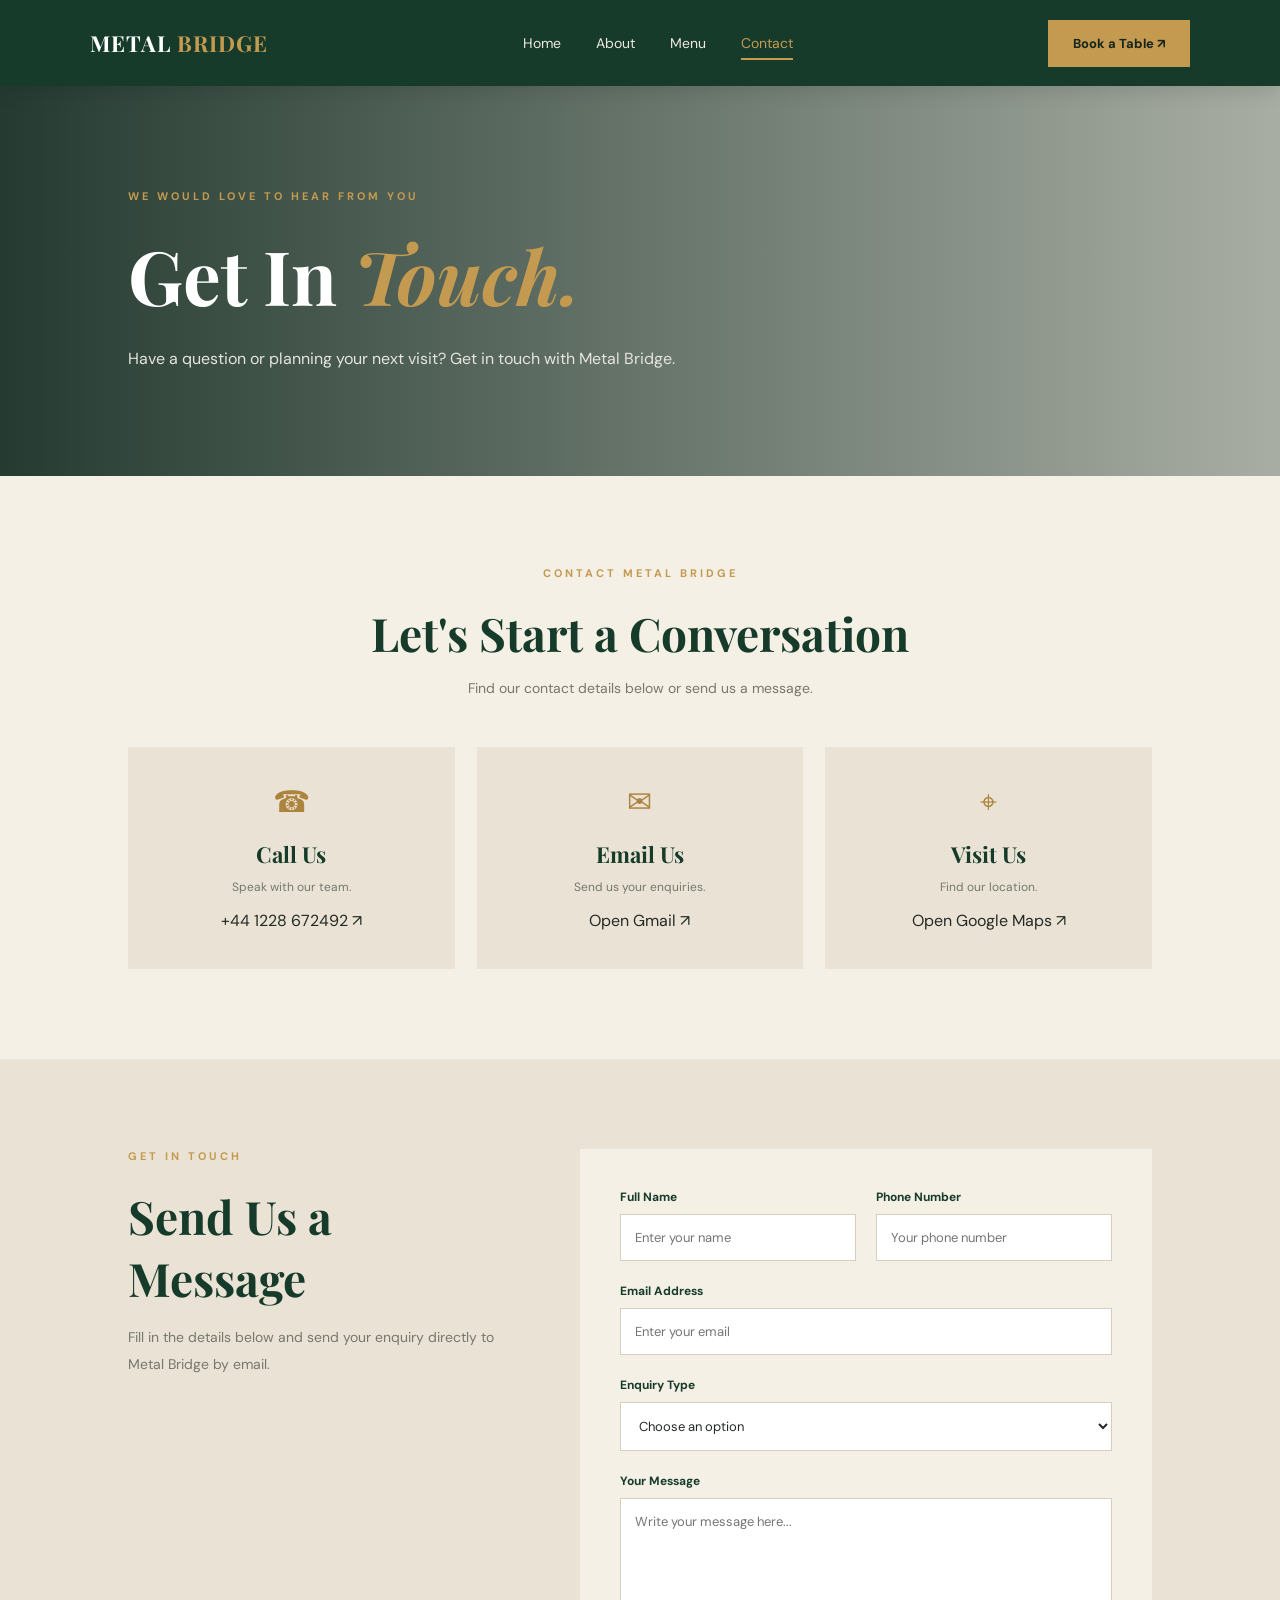
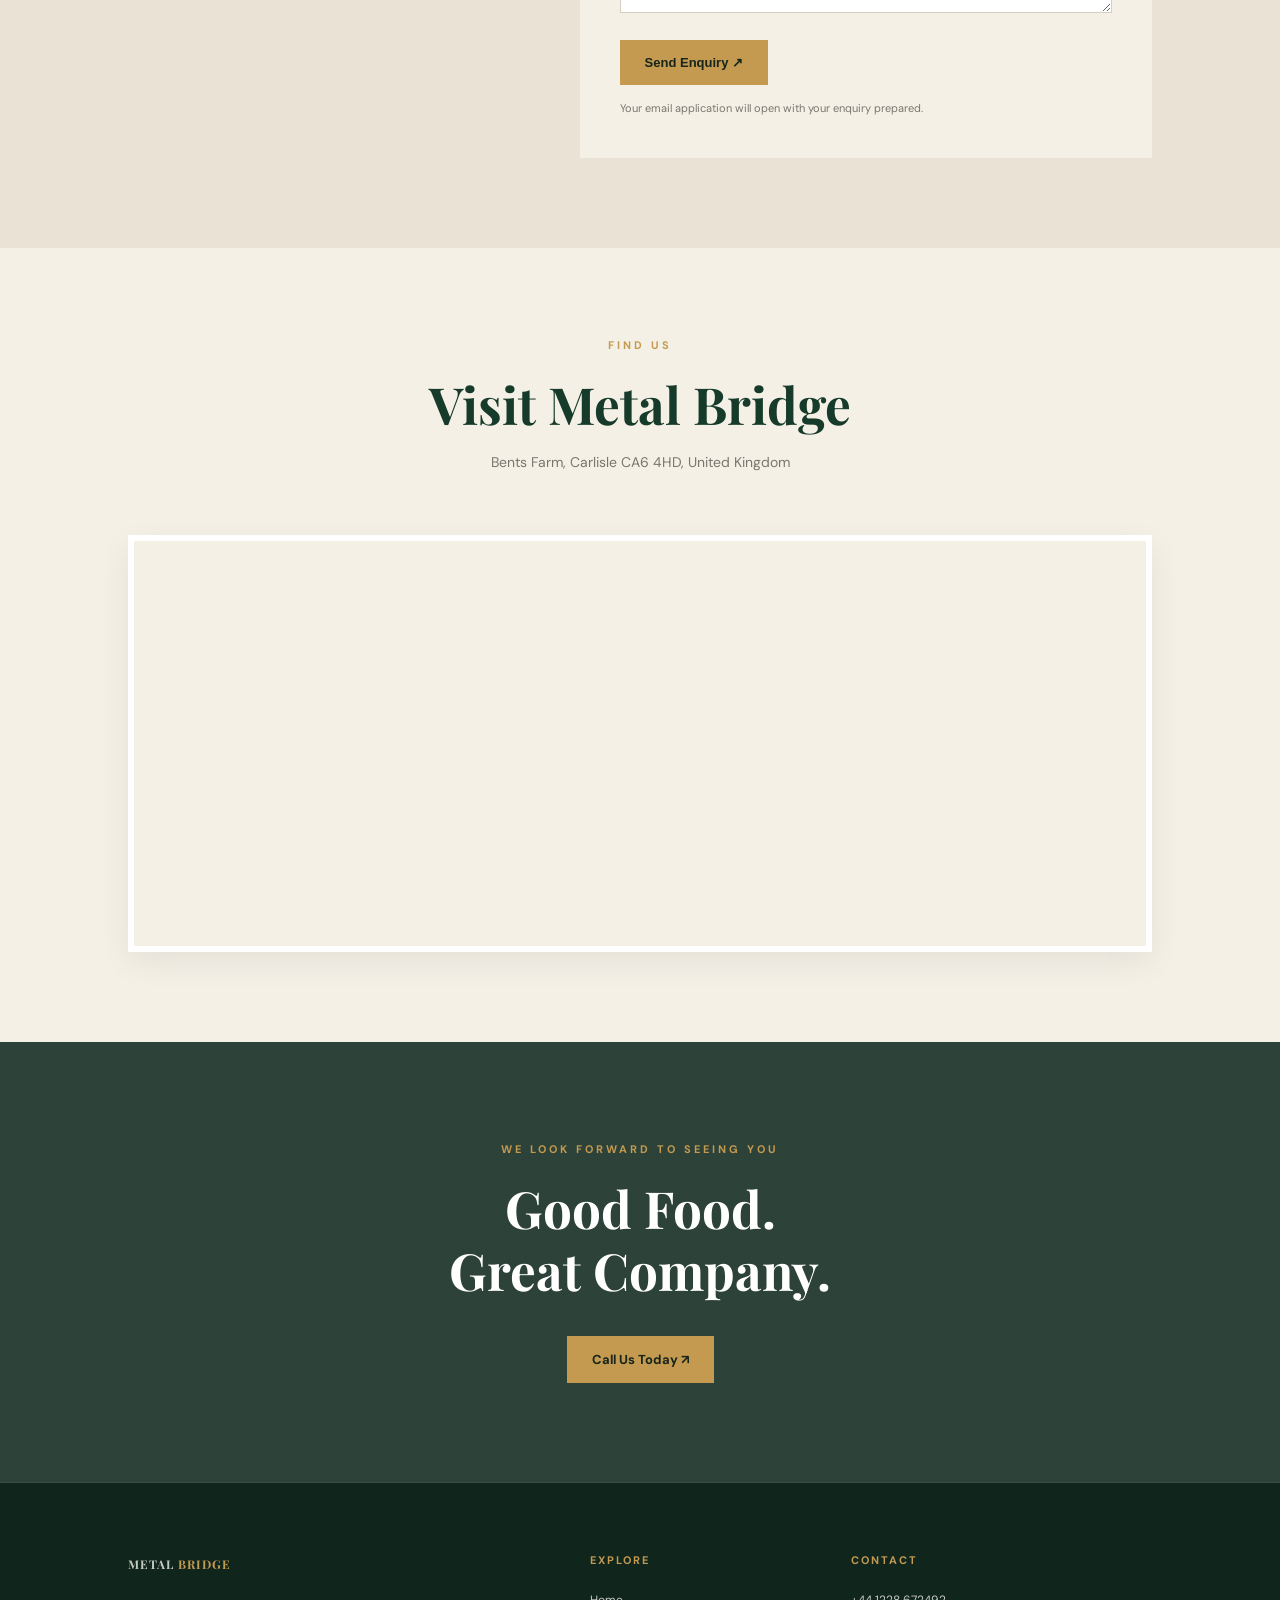
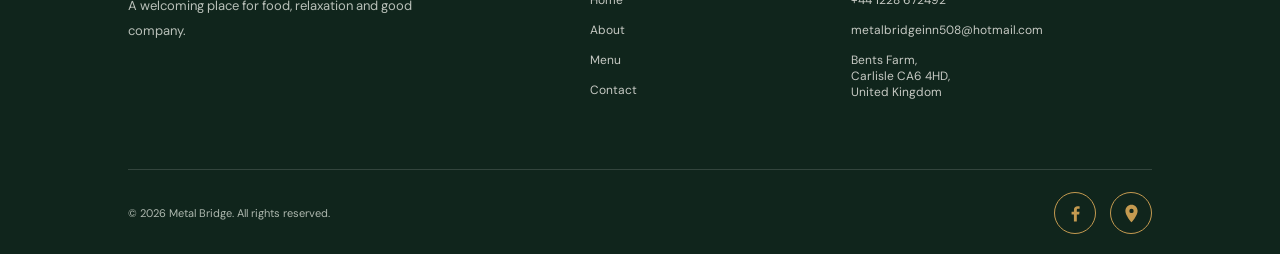
<file: contact.html>
<!DOCTYPE html>
<html lang="en">
<head>
    <meta charset="UTF-8">
    <meta name="viewport" content="width=device-width, initial-scale=1.0">

    <title>Contact Us | Metal Bridge</title>

    <link rel="stylesheet" href="style.css">

    <link rel="preconnect" href="https://fonts.googleapis.com">
    <link rel="preconnect" href="https://fonts.gstatic.com" crossorigin>

    <link href="https://fonts.googleapis.com/css2?family=DM+Sans:wght@400;500;600;700&family=Playfair+Display:wght@500;600;700&display=swap" rel="stylesheet">
</head>

<body>

<!-- NAVBAR -->

<header class="navbar">

    <a href="index.html" class="logo">
        METAL <span>BRIDGE</span>
    </a>

    <nav class="nav-links">
        <a href="index.html">Home</a>
        <a href="about.html">About</a>
        <a href="menu.html">Menu</a>
        <a href="contact.html" class="active">Contact</a>
    </nav>

    <a href="contact.html" class="nav-btn">Book a Table ↗</a>

    <button class="menu-toggle" aria-label="Open navigation">☰</button>

</header>

<main>

<!-- CONTACT HERO -->

<section class="contact-hero">
    <div>
        <p class="eyebrow">WE WOULD LOVE TO HEAR FROM YOU</p>

        <h1>Get In <span>Touch.</span></h1>

        <p>
            Have a question or planning your next visit?
            Get in touch with Metal Bridge.
        </p>
    </div>
</section>

<!-- CONTACT INFORMATION -->

<section class="contact-section">

    <div class="contact-heading">
        <p class="eyebrow">CONTACT METAL BRIDGE</p>

        <h2>Let's Start a Conversation</h2>

        <p>
            Find our contact details below or send us a message.
        </p>
    </div>


<div class="contact-grid">

    <!-- CALL US -->
    <a href="tel:+441228672492" class="contact-card">

        <div class="contact-icon">☎</div>

        <h3>Call Us</h3>

        <p>Speak with our team.</p>

        <span>+44 1228 672492 ↗</span>

    </a>

    <!-- EMAIL US -->
    <a href="https://mail.google.com/mail/?view=cm&fs=1&to=metalbridgeinn508@hotmail.com"
       target="_blank"
       rel="noopener noreferrer"
       class="contact-card">

        <div class="contact-icon">✉</div>

        <h3>Email Us</h3>

        <p>Send us your enquiries.</p>

        <span>Open Gmail ↗</span>

    </a>

    <!-- VISIT US -->
    <a href="https://www.google.com/maps/place/Metal+Bridge+Inn/@54.9738688,-12.7650005,6z/data=!4m15!1m3!2m2!1sRestaurants!6e5!3m10!1s0x487d1656745e2289:0xf85a3cd30e3adee7!5m2!4m1!1i2!8m2!3d54.9738688!4d-3.0091411!10e9!15sCgtSZXN0YXVyYW50c1oNIgtyZXN0YXVyYW50c5IBCnJlc3RhdXJhbnSaASRDaGREU1VoTk1HOW5TMFZKUTBGblNVTmlkMk5JWXpoUlJSQULgAQD6AQQIABBC!16s%2Fg%2F11bwyll49v"
       target="_blank"
       rel="noopener noreferrer"
       class="contact-card">

        <div class="contact-icon">⌖</div>

        <h3>Visit Us</h3>

        <p>Find our location.</p>

        <span>Open Google Maps ↗</span>

    </a>

</div>




    

            <a href="https://www.google.com/maps/place/Metal+Bridge+Inn/@54.9738688,-12.7650005,6z/data=!4m15!1m3!2m2!1sRestaurants!6e5!3m10!1s0x487d1656745e2289:0xf85a3cd30e3adee7!5m2!4m1!1i2!8m2!3d54.9738688!4d-3.0091411!10e9!15sCgtSZXN0YXVyYW50c1oNIgtyZXN0YXVyYW50c5IBCnJlc3RhdXJhbnSaASRDaGREU1VoTk1HOW5TMFZKUTBGblNVTmlkMk5JWXpoUlJSQULgAQD6AQQIABBC!16s%2Fg%2F11bwyll49v?entry=ttu&g_ep=EgoyMDI2MTEwMy4wIKXMDSoASAFQAw%3D%3D"
               target="_blank" rel="noopener noreferrer">
               
            </a>
        </div>

    </div>

</section>

<!-- CONTACT FORM -->

<section class="booking-section">

    <div class="booking-content">
        <p class="eyebrow">GET IN TOUCH</p>

        <h2>Send Us a Message</h2>

        <p>
            Fill in the details below and send your enquiry
            directly to Metal Bridge by email.
        </p>
    </div>

    <form class="booking-form" id="contactForm">

        <div class="form-row">

            <div class="form-group">
                <label for="name">Full Name</label>
                <input type="text" id="name"
                    placeholder="Enter your name" required>
            </div>

            <div class="form-group">
                <label for="phone">Phone Number</label>
                <input type="tel" id="phone"
                    placeholder="Your phone number" required>
            </div>

        </div>

        <div class="form-group">
            <label for="email">Email Address</label>
            <input type="email" id="email"
                placeholder="Enter your email" required>
        </div>

        <div class="form-group">
            <label for="subject">Enquiry Type</label>

            <select id="subject" required>
                <option value="">Choose an option</option>
                <option>Table Reservation</option>
                <option>Food & Menu Enquiry</option>
                <option>General Enquiry</option>
                <option>Other</option>
            </select>
        </div>

        <div class="form-group">
            <label for="message">Your Message</label>

            <textarea id="message" rows="5"
                placeholder="Write your message here..."
                required></textarea>
        </div>

        <button type="submit" class="primary-btn form-button">
            Send Enquiry ↗
        </button>

        <p class="form-note">
            Your email application will open with your enquiry prepared.
        </p>

    </form>

</section>

<!-- LOCATION -->

<section class="location-section">

    <div class="section-heading">
        <p class="eyebrow">FIND US</p>

        <h2>Visit Metal Bridge</h2>

        <p>Bents Farm, Carlisle CA6 4HD, United Kingdom</p>
    </div>

    <div class="map-container">
        <iframe
            src="https://www.google.com/maps?q=Bents%20Farm%2C%20Carlisle%20CA6%204HD%2C%20United%20Kingdom&output=embed"
            width="100%"
            height="400"
            style="border:0;"
            loading="lazy"
            referrerpolicy="no-referrer-when-downgrade"
            title="Metal Bridge location">
        </iframe>
    </div>

</section>

<!-- CTA -->

<section class="cta-section">

    <p class="eyebrow">WE LOOK FORWARD TO SEEING YOU</p>

    <h2>Good Food.<br>Great Company.</h2>

    <a href="tel:+441228672492" class="primary-btn">
        Call Us Today ↗
    </a>

</section>

</main>

<!-- FOOTER -->

<footer class="footer">

    <div class="footer-main">

        <div class="footer-brand">

            <a href="index.html" class="logo">
                METAL <span>BRIDGE</span>
            </a>

            <p>
                A welcoming place for food, relaxation
                and good company.
            </p>

        </div>

        <div>
            <h4>EXPLORE</h4>

            <a href="index.html">Home</a>
            <a href="about.html">About</a>
            <a href="menu.html">Menu</a>
            <a href="contact.html">Contact</a>
        </div>

        <div>
            <h4>CONTACT</h4>

            <a href="tel:+441228672492">
                +44 1228 672492
            </a>

            <a href="mailto:metalbridgeinn508@hotmail.com">
                metalbridgeinn508@hotmail.com
            </a>

            <p>
                Bents Farm,<br>
                Carlisle CA6 4HD,<br>
                United Kingdom
            </p>
        </div>

    </div>

    <div class="footer-bottom">

        <p>
            © 2026 Metal Bridge. All rights reserved.
        </p>

        <div class="footer-socials">

            <a href="https://www.facebook.com/metalbridgeinn"
               target="_blank"
               rel="noopener noreferrer"
               aria-label="Facebook">

                <svg viewBox="0 0 24 24">
                    <path d="M13.5 21v-8h2.7l.4-3h-3.1V8.1c0-.9.3-1.5 1.6-1.5h1.6V3.9c-.3 0-1.3-.1-2.4-.1-2.4 0-4.1 1.5-4.1 4.2V10H7.5v3h2.7v8h3.3z"/>
                </svg>

            </a>

            <a href="https://www.google.com/maps/place/Metal+Bridge+Inn/@54.9738688,-12.7650005,6z/data=!4m15!1m3!2m2!1sRestaurants!6e5!3m10!1s0x487d1656745e2289:0xf85a3cd30e3adee7!5m2!4m1!1i2!8m2!3d54.9738688!4d-3.0091411!10e9!15sCgtSZXN0YXVyYW50c1oNIgtyZXN0YXVyYW50c5IBCnJlc3RhdXJhbnSaASRDaGREU1VoTk1HOW5TMFZKUTBGblNVTmlkMk5JWXpoUlJSQULgAQD6AQQIABBC!16s%2Fg%2F11bwyll49v?entry=ttu&g_ep=EgoyMDI2MTEwMy4wIKXMDSoASAFQAw%3D%3D"
               target="_blank"
               rel="noopener noreferrer"
               aria-label="Google Maps">

                <svg viewBox="0 0 24 24">
                    <path d="M12 2C8.1 2 5 5.1 5 9c0 5.2 7 13 7 13s7-7.8 7-13c0-3.9-3.1-7-7-7zm0 9.5A2.5 2.5 0 1 1 12 6.5a2.5 2.5 0 0 1 0 5z"/>
                </svg>

            </a>

        </div>

    </div>

</footer>

<script src="script.js"></script>

<script>
const contactForm = document.getElementById("contactForm");

if (contactForm) {
    contactForm.addEventListener("submit", function(event) {

        event.preventDefault();

        const name = document.getElementById("name").value;
        const phone = document.getElementById("phone").value;
        const email = document.getElementById("email").value;
        const subject = document.getElementById("subject").value;
        const message = document.getElementById("message").value;

        const body =
            "Name: " + name + "\n" +
            "Phone: " + phone + "\n" +
            "Email: " + email + "\n" +
            "Enquiry: " + subject + "\n\n" +
            "Message: " + message;

        const mailto =
            "mailto:metalbridgeinn508@hotmail.com" +
            "?subject=" + encodeURIComponent("Website Enquiry - " + subject) +
            "&body=" + encodeURIComponent(body);

        window.location.href = mailto;

    });
}
</script>

</body>
</html>
</file>
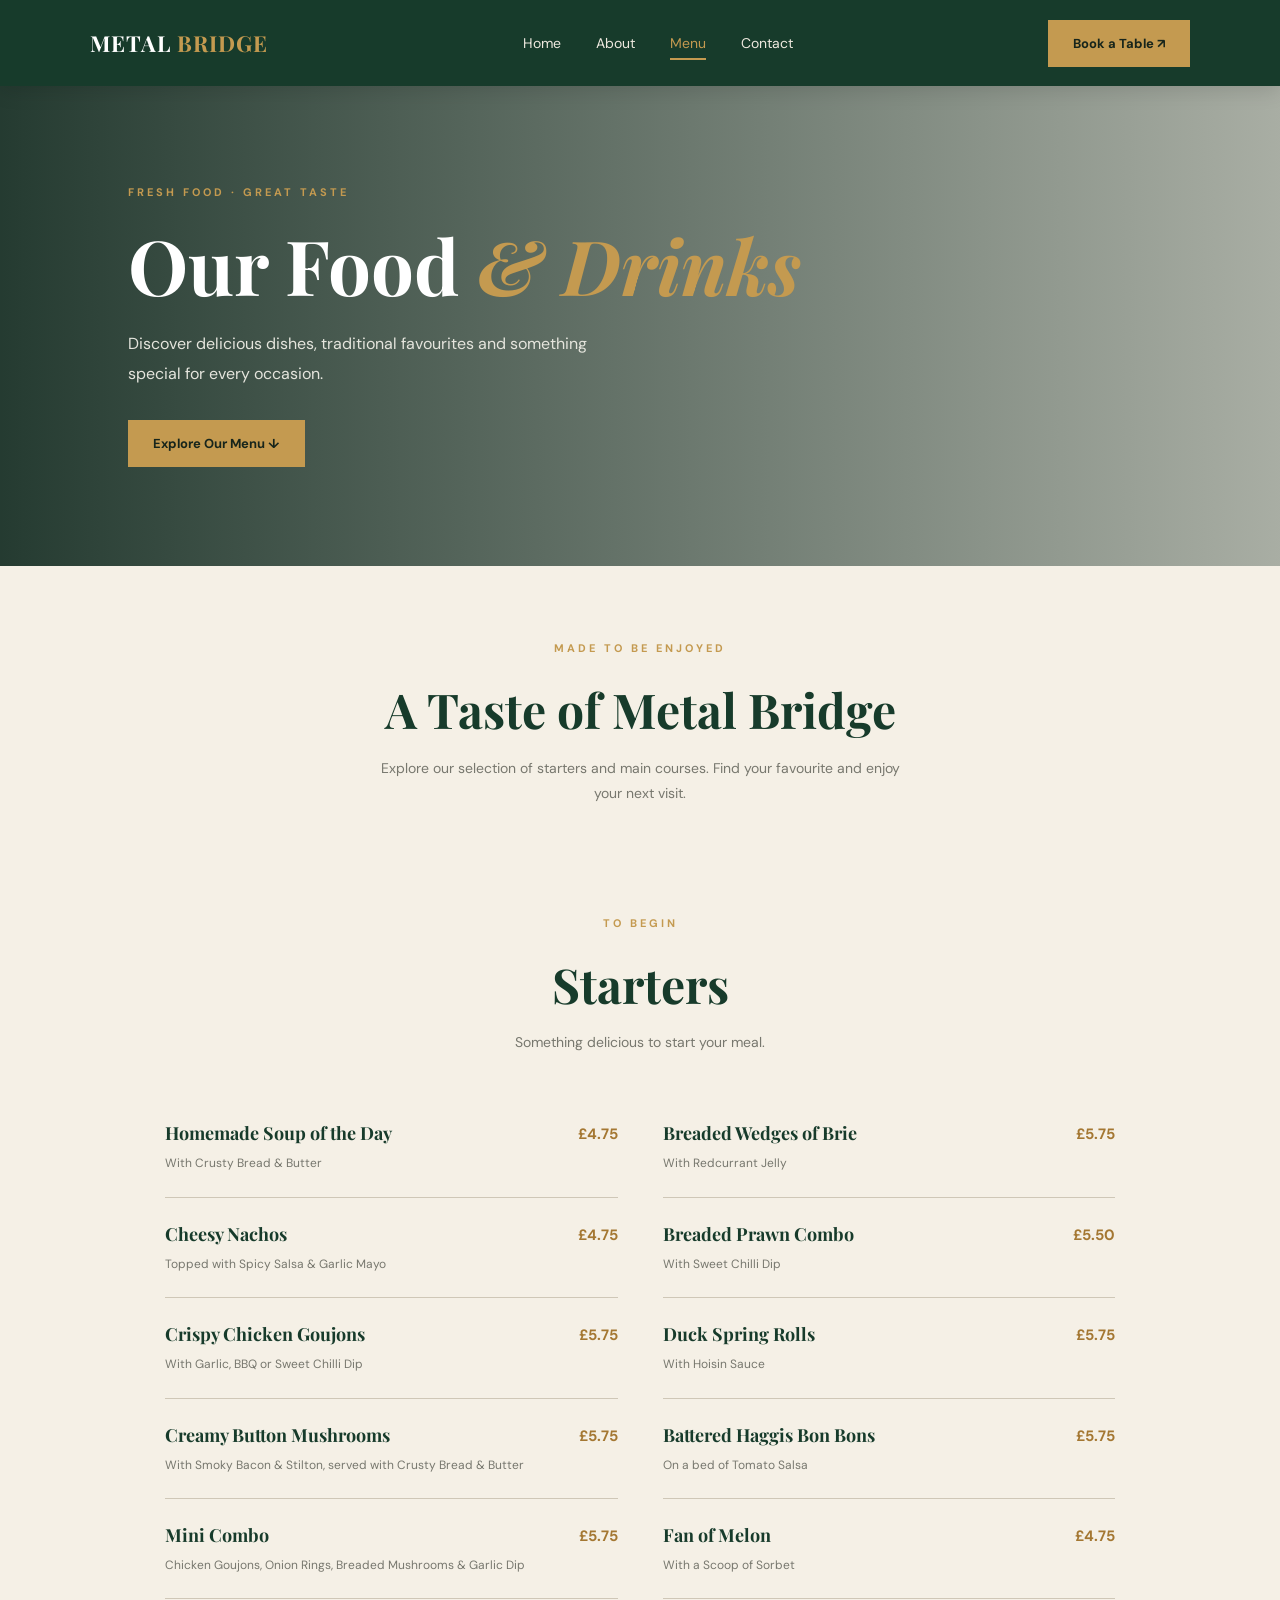
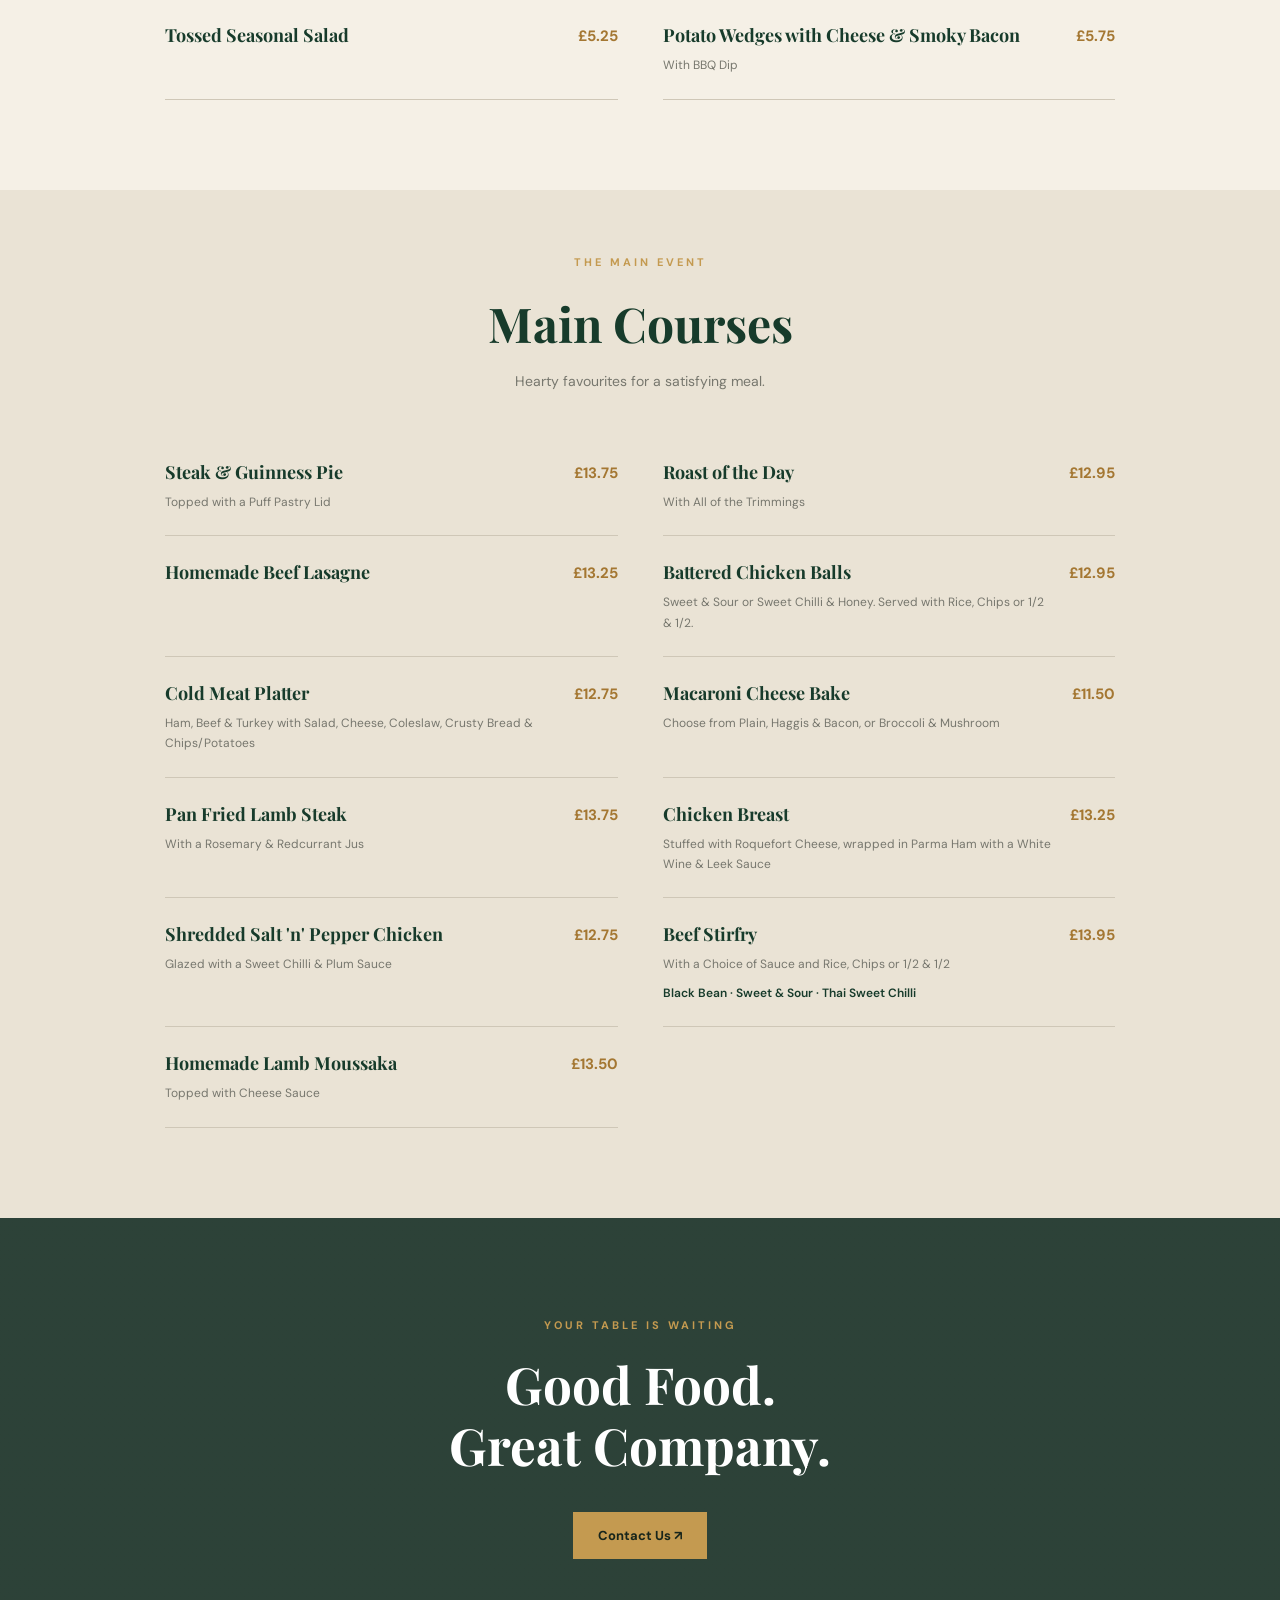
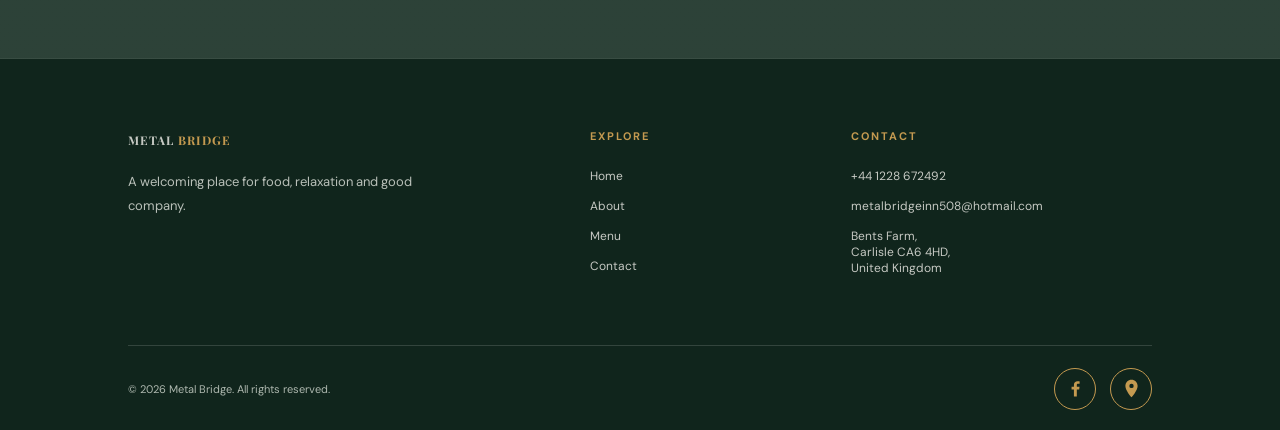
<file: menu.html>
<!DOCTYPE html>
<html lang="en">
<head>
    <meta charset="UTF-8">
    <meta name="viewport" content="width=device-width, initial-scale=1.0">

    <title>Food Menu | Metal Bridge</title>

    <link rel="stylesheet" href="style.css">

    <link rel="preconnect" href="https://fonts.googleapis.com">
    <link rel="preconnect" href="https://fonts.gstatic.com" crossorigin>

    <link href="https://fonts.googleapis.com/css2?family=DM+Sans:wght@400;500;600;700&family=Playfair+Display:wght@500;600;700&display=swap" rel="stylesheet">
</head>

<body>

<!-- NAVBAR -->

<header class="navbar">

    <a href="index.html" class="logo">
        METAL <span>BRIDGE</span>
    </a>

    <nav class="nav-links">
        <a href="index.html">Home</a>
        <a href="about.html">About</a>
        <a href="menu.html" class="active">Menu</a>
        <a href="contact.html">Contact</a>
    </nav>

    <a href="contact.html" class="nav-btn">Book a Table ↗</a>

    <button class="menu-toggle" aria-label="Open navigation">☰</button>

</header>


<main>

<!-- MENU HERO -->

<section class="menu-hero">

    <div class="menu-hero-content">

        <p class="eyebrow">FRESH FOOD · GREAT TASTE</p>

        <h1>Our Food <span>& Drinks</span></h1>

        <p>
            Discover delicious dishes, traditional favourites
            and something special for every occasion.
        </p>

        <a href="#starters" class="primary-btn">
            Explore Our Menu ↓
        </a>

    </div>

</section>


<!-- MENU INTRO -->

<section class="menu-intro">

    <p class="eyebrow">MADE TO BE ENJOYED</p>

    <h2>A Taste of Metal Bridge</h2>

    <p>
        Explore our selection of starters and main courses.
        Find your favourite and enjoy your next visit.
    </p>

</section>


<!-- STARTERS -->

<section class="food-menu-section" id="starters">

    <div class="menu-heading">

        <p class="eyebrow">TO BEGIN</p>

        <h2>Starters</h2>

        <span>Something delicious to start your meal.</span>

    </div>


    <div class="food-list">

        <div class="food-item">
            <div>
                <h3>Homemade Soup of the Day</h3>
                <p>With Crusty Bread & Butter</p>
            </div>
            <strong>£4.75</strong>
        </div>

        <div class="food-item">
            <div>
                <h3>Breaded Wedges of Brie</h3>
                <p>With Redcurrant Jelly</p>
            </div>
            <strong>£5.75</strong>
        </div>

        <div class="food-item">
            <div>
                <h3>Cheesy Nachos</h3>
                <p>Topped with Spicy Salsa & Garlic Mayo</p>
            </div>
            <strong>£4.75</strong>
        </div>

        <div class="food-item">
            <div>
                <h3>Breaded Prawn Combo</h3>
                <p>With Sweet Chilli Dip</p>
            </div>
            <strong>£5.50</strong>
        </div>

        <div class="food-item">
            <div>
                <h3>Crispy Chicken Goujons</h3>
                <p>With Garlic, BBQ or Sweet Chilli Dip</p>
            </div>
            <strong>£5.75</strong>
        </div>

        <div class="food-item">
            <div>
                <h3>Duck Spring Rolls</h3>
                <p>With Hoisin Sauce</p>
            </div>
            <strong>£5.75</strong>
        </div>

        <div class="food-item">
            <div>
                <h3>Creamy Button Mushrooms</h3>
                <p>With Smoky Bacon & Stilton, served with Crusty Bread & Butter</p>
            </div>
            <strong>£5.75</strong>
        </div>

        <div class="food-item">
            <div>
                <h3>Battered Haggis Bon Bons</h3>
                <p>On a bed of Tomato Salsa</p>
            </div>
            <strong>£5.75</strong>
        </div>

        <div class="food-item">
            <div>
                <h3>Mini Combo</h3>
                <p>Chicken Goujons, Onion Rings, Breaded Mushrooms & Garlic Dip</p>
            </div>
            <strong>£5.75</strong>
        </div>

        <div class="food-item">
            <div>
                <h3>Fan of Melon</h3>
                <p>With a Scoop of Sorbet</p>
            </div>
            <strong>£4.75</strong>
        </div>

        <div class="food-item">
            <div>
                <h3>Tossed Seasonal Salad</h3>
            </div>
            <strong>£5.25</strong>
        </div>

        <div class="food-item">
            <div>
                <h3>Potato Wedges with Cheese & Smoky Bacon</h3>
                <p>With BBQ Dip</p>
            </div>
            <strong>£5.75</strong>
        </div>

    </div>

</section>


<!-- MAIN COURSES -->

<section class="food-menu-section main-menu-section" id="main-courses">

    <div class="menu-heading">

        <p class="eyebrow">THE MAIN EVENT</p>

        <h2>Main Courses</h2>

        <span>Hearty favourites for a satisfying meal.</span>

    </div>


    <div class="food-list">

        <div class="food-item">
            <div>
                <h3>Steak & Guinness Pie</h3>
                <p>Topped with a Puff Pastry Lid</p>
            </div>
            <strong>£13.75</strong>
        </div>

        <div class="food-item">
            <div>
                <h3>Roast of the Day</h3>
                <p>With All of the Trimmings</p>
            </div>
            <strong>£12.95</strong>
        </div>

        <div class="food-item">
            <div>
                <h3>Homemade Beef Lasagne</h3>
            </div>
            <strong>£13.25</strong>
        </div>

        <div class="food-item">
            <div>
                <h3>Battered Chicken Balls</h3>
                <p>Sweet & Sour or Sweet Chilli & Honey. Served with Rice, Chips or 1/2 & 1/2.</p>
            </div>
            <strong>£12.95</strong>
        </div>

        <div class="food-item">
            <div>
                <h3>Cold Meat Platter</h3>
                <p>Ham, Beef & Turkey with Salad, Cheese, Coleslaw, Crusty Bread & Chips/Potatoes</p>
            </div>
            <strong>£12.75</strong>
        </div>

        <div class="food-item">
            <div>
                <h3>Macaroni Cheese Bake</h3>
                <p>Choose from Plain, Haggis & Bacon, or Broccoli & Mushroom</p>
            </div>
            <strong>£11.50</strong>
        </div>

        <div class="food-item">
            <div>
                <h3>Pan Fried Lamb Steak</h3>
                <p>With a Rosemary & Redcurrant Jus</p>
            </div>
            <strong>£13.75</strong>
        </div>

        <div class="food-item">
            <div>
                <h3>Chicken Breast</h3>
                <p>Stuffed with Roquefort Cheese, wrapped in Parma Ham with a White Wine & Leek Sauce</p>
            </div>
            <strong>£13.25</strong>
        </div>

        <div class="food-item">
            <div>
                <h3>Shredded Salt 'n' Pepper Chicken</h3>
                <p>Glazed with a Sweet Chilli & Plum Sauce</p>
            </div>
            <strong>£12.75</strong>
        </div>

        <div class="food-item">
            <div>
                <h3>Beef Stirfry</h3>
                <p>With a Choice of Sauce and Rice, Chips or 1/2 & 1/2</p>
                <p class="food-options">
                    Black Bean · Sweet & Sour · Thai Sweet Chilli
                </p>
            </div>
            <strong>£13.95</strong>
        </div>

        <div class="food-item">
            <div>
                <h3>Homemade Lamb Moussaka</h3>
                <p>Topped with Cheese Sauce</p>
            </div>
            <strong>£13.50</strong>
        </div>

    </div>

</section>


<!-- MENU FOOTER CTA -->

<section class="cta-section">

    <p class="eyebrow">YOUR TABLE IS WAITING</p>

    <h2>Good Food.<br>Great Company.</h2>

    <a href="contact.html" class="primary-btn">
        Contact Us ↗
    </a>

</section>

</main>



<!-- FOOTER -->

<footer class="footer">

    <div class="footer-main">

        <div class="footer-brand">

            <a href="index.html" class="logo">
                METAL <span>BRIDGE</span>
            </a>

            <p>
                A welcoming place for food, relaxation
                and good company.
            </p>

        </div>

        <div>
            <h4>EXPLORE</h4>

            <a href="index.html">Home</a>
            <a href="about.html">About</a>
            <a href="menu.html">Menu</a>
            <a href="contact.html">Contact</a>
        </div>

        <div>
            <h4>CONTACT</h4>

            <a href="tel:+441228672492">
                +44 1228 672492
            </a>

            <a href="mailto:metalbridgeinn508@hotmail.com">
                metalbridgeinn508@hotmail.com
            </a>

            <p>
                Bents Farm,<br>
                Carlisle CA6 4HD,<br>
                United Kingdom
            </p>
        </div>

    </div>

    <div class="footer-bottom">

        <p>
            © 2026 Metal Bridge. All rights reserved.
        </p>

        <div class="footer-socials">

            <a href="https://www.facebook.com/metalbridgeinn"
               target="_blank"
               rel="noopener noreferrer"
               aria-label="Facebook">

                <svg viewBox="0 0 24 24" aria-hidden="true">
                    <path d="M13.5 21v-8h2.7l.4-3h-3.1V8.1c0-.9.3-1.5 1.6-1.5h1.6V3.9c-.3 0-1.3-.1-2.4-.1-2.4 0-4.1 1.5-4.1 4.2V10H7.5v3h2.7v8h3.3z"/>
                </svg>

            </a>

            <a href="https://www.google.com/maps/place/Metal+Bridge+Inn/@54.9738688,-12.7650005,6z/data=!4m15!1m3!2m2!1sRestaurants!6e5!3m10!1s0x487d1656745e2289:0xf85a3cd30e3adee7!5m2!4m1!1i2!8m2!3d54.9738688!4d-3.0091411!10e9!15sCgtSZXN0YXVyYW50c1oNIgtyZXN0YXVyYW50c5IBCnJlc3RhdXJhbnSaASRDaGREU1VoTk1HOW5TMFZKUTBGblNVTmlkMk5JWXpoUlJSQULgAQD6AQQIABBC!16s%2Fg%2F11bwyll49v?entry=ttu&g_ep=EgoyMDI2MTEwMy4wIKXMDSoASAFQAw%3D%3D"
               target="_blank"
               rel="noopener noreferrer"
               aria-label="Google Maps">

                <svg viewBox="0 0 24 24" aria-hidden="true">
                    <path d="M12 2C8.1 2 5 5.1 5 9c0 5.2 7 13 7 13s7-7.8 7-13c0-3.9-3.1-7-7-7zm0 9.5A2.5 2.5 0 1 1 12 6.5a2.5 2.5 0 0 1 0 5z"/>
                </svg>

            </a>

        </div>

    </div>

</footer>

<script src="script.js"></script>

</body>
</html>
</file>
<file: style.css>
/* =========================
   METAL BRIDGE INN
   PREMIUM RESTAURANT DESIGN
========================= */

:root {
    --green: #173b2b;
    --dark-green: #10291f;
    --gold: #c49a50;
    --cream: #f5f0e6;
    --white: #ffffff;
    --text: #252a25;
    --muted: #77776e;
}

* {
    margin: 0;
    padding: 0;
    box-sizing: border-box;
}

html {
    scroll-behavior: smooth;
}

body {
    font-family: 'DM Sans', sans-serif;
    background: var(--cream);
    color: var(--text);
}

a {
    text-decoration: none;
    color: inherit;
}

img {
    display: block;
    width: 100%;
    object-fit: cover;
}

/* NAVBAR */

.navbar {
    height: 86px;
    padding: 0 7%;
    background: var(--green);
    display: flex;
    align-items: center;
    justify-content: space-between;
    position: sticky;
    top: 0;
    z-index: 1000;
    box-shadow: 0 4px 20px #0002;
}

.logo {
    font-family: 'Playfair Display', serif;
    color: white;
    font-size: 22px;
    font-weight: 700;
    letter-spacing: 1px;
}

.logo span {
    color: var(--gold);
}

.nav-links {
    display: flex;
    gap: 35px;
}

.nav-links a {
    color: #eee9df;
    font-size: 14px;
    transition: .3s;
    position: relative;
}

.nav-links a::after {
    content: "";
    position: absolute;
    width: 0;
    height: 2px;
    background: var(--gold);
    bottom: -8px;
    left: 0;
    transition: .3s;
}

.nav-links a:hover,
.nav-links a.active {
    color: var(--gold);
}

.nav-links a:hover::after,
.nav-links a.active::after {
    width: 100%;
}

.nav-btn,
.primary-btn {
    background: var(--gold);
    color: #17251b;
    padding: 15px 25px;
    font-weight: 700;
    font-size: 13px;
    display: inline-block;
    transition: .3s;
}

.nav-btn:hover,
.primary-btn:hover {
    background: white;
    transform: translateY(-3px);
}

.menu-toggle {
    display: none;
    background: none;
    border: none;
    color: white;
    font-size: 28px;
    cursor: pointer;
}

/* HERO */

.hero {
    min-height: 690px;
    background:
        linear-gradient(90deg, rgba(9,25,17,.88), rgba(9,25,17,.35)),
        url("https://images.unsplash.com/photo-1517248135467-4c7edcad34c4?auto=format&fit=crop&w=2000&q=90");
    background-size: cover;
    background-position: center;
    color: white;
    display: flex;
    flex-direction: column;
    justify-content: center;
    padding: 90px 10% 70px;
    position: relative;
    animation: heroReveal 1.2s ease;
}

.hero-content {
    max-width: 720px;
    animation: fadeUp 1s ease both;
}

.eyebrow {
    color: var(--gold);
    font-size: 11px;
    font-weight: 700;
    letter-spacing: 3px;
    margin-bottom: 22px;
}

.hero h1 {
    font-family: 'Playfair Display', serif;
    font-size: clamp(48px, 7vw, 82px);
    line-height: 1.1;
    font-weight: 600;
    margin-bottom: 25px;
}

.hero h1 span {
    color: var(--gold);
    font-style: italic;
}

.hero-description {
    color: #e3e1d9;
    max-width: 490px;
    line-height: 1.9;
    font-size: 15px;
    margin-bottom: 35px;
}

.hero-buttons {
    display: flex;
    align-items: center;
    gap: 25px;
    flex-wrap: wrap;
}

.secondary-btn {
    color: white;
    font-size: 13px;
    border-bottom: 1px solid var(--gold);
    padding-bottom: 8px;
    transition: .3s;
}

.secondary-btn:hover {
    color: var(--gold);
}

.hero-bottom {
    position: absolute;
    bottom: 28px;
    left: 10%;
    right: 10%;
    display: flex;
    justify-content: space-between;
    font-size: 10px;
    letter-spacing: 2px;
    color: #ddd;
}

/* COMMON SECTION */

.section-padding {
    padding: 110px 10%;
}

/* INTRO */

.intro {
    display: grid;
    grid-template-columns: 1fr 1fr;
    gap: 85px;
    align-items: center;
}

.intro-image {
    height: 450px;
    overflow: hidden;
}

.intro-image img {
    height: 100%;
    transition: transform .8s;
}

.intro-image:hover img {
    transform: scale(1.06);
}

.intro-content h2,
.section-heading h2,
.cta-section h2 {
    font-family: 'Playfair Display', serif;
    font-size: clamp(36px, 4vw, 52px);
    line-height: 1.2;
    margin-bottom: 25px;
    color: var(--green);
}

.intro-content p:not(.eyebrow) {
    color: var(--muted);
    font-size: 14px;
    line-height: 2;
    margin-bottom: 28px;
}

.text-link {
    display: inline-block;
    color: var(--green);
    font-size: 13px;
    font-weight: 700;
    border-bottom: 1px solid var(--gold);
    padding-bottom: 8px;
    transition: .3s;
}

.text-link:hover {
    color: #a47732;
    letter-spacing: 1px;
}

/* EXPERIENCE */

.experience {
    background: #eae3d5;
}

.section-heading {
    text-align: center;
    max-width: 650px;
    margin: 0 auto 60px;
}

.section-heading h2 {
    margin-bottom: 15px;
}

.section-heading > p:last-child {
    color: var(--muted);
    font-size: 14px;
    line-height: 1.8;
}

.experience-grid {
    display: grid;
    grid-template-columns: repeat(3, 1fr);
    gap: 25px;
}

.experience-card {
    padding: 45px 32px;
    background: var(--cream);
    border-bottom: 3px solid transparent;
    transition: .4s;
}

.experience-card:hover {
    transform: translateY(-10px);
    border-color: var(--gold);
    box-shadow: 0 15px 35px #0001;
}

.card-number {
    color: var(--gold);
    font-family: 'Playfair Display', serif;
    font-size: 38px;
    margin-bottom: 25px;
}

.experience-card h3 {
    font-family: 'Playfair Display', serif;
    font-size: 22px;
    color: var(--green);
    margin-bottom: 15px;
}

.experience-card p {
    color: var(--muted);
    font-size: 13px;
    line-height: 1.9;
}

/* GALLERY */

.gallery-grid {
    display: grid;
    grid-template-columns: 1fr 1fr 1fr;
    gap: 18px;
}

.gallery-grid img {
    height: 330px;
    transition: .5s;
}

.gallery-grid img:hover {
    transform: translateY(-8px);
    filter: brightness(.85);
}

/* CTA */

.cta-section {
    background:
        linear-gradient(#10291fdf, #10291fdf),
        url("https://images.unsplash.com/photo-1514933651103-005eec06c04b?auto=format&fit=crop&w=1800&q=85");
    background-size: cover;
    background-position: center;
    text-align: center;
    padding: 100px 20px;
}

.cta-section h2 {
    color: white;
    margin-bottom: 35px;
}

/* FOOTER */

.footer {
    background: #10251c;
    color: white;
    padding: 70px 10% 20px;
}

.footer-main {
    display: grid;
    grid-template-columns: 2fr 1fr 1.5fr;
    gap: 60px;
    padding-bottom: 55px;
}

.footer-brand p {
    color: #b9c0b9;
    font-size: 13px;
    line-height: 1.9;
    max-width: 300px;
    margin-top: 20px;
}

.footer h4 {
    font-size: 11px;
    letter-spacing: 2px;
    color: var(--gold);
    margin-bottom: 25px;
}

.footer-main > div:not(:first-child) {
    display: flex;
    flex-direction: column;
    align-items: flex-start;
}

.footer-main > div a,
.footer-main > div p:not(.footer-brand p) {
    font-size: 12px;
    color: #c6c9c3;
    margin-bottom: 14px;
    transition: .3s;
}

.footer-main a:hover {
    color: var(--gold);
}

.footer-bottom {
    border-top: 1px solid #ffffff25;
    padding-top: 22px;
    display: flex;
    justify-content: space-between;
    gap: 15px;
    color: #aeb8af;
    font-size: 11px;
}

/* ANIMATIONS */

@keyframes fadeUp {
    from {
        opacity: 0;
        transform: translateY(35px);
    }
    to {
        opacity: 1;
        transform: translateY(0);
    }
}

@keyframes heroReveal {
    from { opacity: .5; }
    to { opacity: 1; }
}

/* RESPONSIVE */

@media (max-width: 900px) {
    .navbar {
        padding: 0 5%;
    }

    .nav-links {
        gap: 18px;
    }

    .section-padding {
        padding: 80px 6%;
    }

    .intro {
        gap: 40px;
    }

    .footer {
        padding-left: 6%;
        padding-right: 6%;
    }
}

@media (max-width: 650px) {
    .navbar {
        height: 72px;
    }

    .logo {
        font-size: 18px;
    }

    .menu-toggle {
        display: block;
    }

    .nav-btn {
        display: none;
    }

    .nav-links {
        display: none;
        position: absolute;
        top: 72px;
        left: 0;
        width: 100%;
        background: var(--dark-green);
        padding: 25px;
        flex-direction: column;
        gap: 25px;
    }

    .nav-links.show {
        display: flex;
    }

    .hero {
        min-height: 650px;
        padding: 70px 7%;
    }

    .hero h1 {
        font-size: 49px;
    }

    .hero-bottom {
        left: 7%;
        right: 7%;
        font-size: 8px;
    }

    .intro {
        grid-template-columns: 1fr;
    }

    .intro-image {
        height: 300px;
    }

    .experience-grid {
        grid-template-columns: 1fr;
    }

    .gallery-grid {
        grid-template-columns: 1fr;
    }

    .gallery-grid img {
        height: 270px;
    }

    .footer-main {
        grid-template-columns: 1fr;
        gap: 35px;
    }

    .footer-bottom {
        flex-direction: column;
    }
}

/* METAL BRIDGE - PREMIUM FOOD MENU */

.menu-hero {
    min-height: 480px;
    background:
        linear-gradient(90deg, #10291fe8, #10291f55),
        url("https://images.unsplash.com/photo-1517248135467-4c7edcad34c4?auto=format&fit=crop&w=1800&q=90");
    background-position: center;
    background-size: cover;
    display: flex;
    align-items: center;
    padding: 80px 10%;
    color: white;
}

.menu-hero-content {
    max-width: 700px;
    animation: fadeUp 1s ease;
}

.menu-hero h1 {
    font-family: 'Playfair Display', serif;
    font-size: clamp(45px, 7vw, 76px);
    line-height: 1.15;
    margin-bottom: 20px;
}

.menu-hero h1 span {
    color: var(--gold);
    font-style: italic;
}

.menu-hero-content > p:not(.eyebrow) {
    color: #e5e5dd;
    line-height: 1.9;
    max-width: 480px;
    margin-bottom: 30px;
}

.menu-intro {
    text-align: center;
    padding: 75px 20px 45px;
}

.menu-intro h2,
.menu-heading h2 {
    font-family: 'Playfair Display', serif;
    font-size: clamp(35px, 4vw, 48px);
    color: var(--green);
    margin-bottom: 15px;
}

.menu-intro > p:last-child {
    color: var(--muted);
    font-size: 14px;
    line-height: 1.8;
    max-width: 550px;
    margin: auto;
}

.food-menu-section {
    padding: 65px 10% 90px;
    background: var(--cream);
}

.main-menu-section {
    background: #eae3d5;
}

.menu-heading {
    text-align: center;
    margin-bottom: 45px;
}

.menu-heading span {
    color: var(--muted);
    font-size: 14px;
}

.food-list {
    max-width: 950px;
    margin: auto;
    display: grid;
    grid-template-columns: 1fr 1fr;
    column-gap: 45px;
}

.food-item {
    display: flex;
    justify-content: space-between;
    align-items: flex-start;
    gap: 18px;
    padding: 23px 0;
    border-bottom: 1px solid #cfc7b7;
    transition: .3s;
}

.food-item:hover {
    padding-left: 8px;
}

.food-item h3 {
    color: var(--green);
    font-family: 'Playfair Display', serif;
    font-size: 18px;
    line-height: 1.5;
    margin-bottom: 6px;
}

.food-item p {
    color: var(--muted);
    font-size: 12px;
    line-height: 1.7;
}

.food-item strong {
    color: #a47732;
    font-size: 15px;
    white-space: nowrap;
    padding-top: 4px;
}

.food-options {
    color: var(--green) !important;
    font-weight: 600;
    margin-top: 8px;
}

@media (max-width: 700px) {
    .menu-hero {
        min-height: 420px;
        padding: 70px 7%;
    }

    .food-menu-section {
        padding: 55px 7%;
    }

    .food-list {
        grid-template-columns: 1fr;
    }

    .food-item h3 {
        font-size: 17px;
    }
}

/* CONTACT PAGE */

.contact-hero {
    min-height: 390px;
    padding: 80px 10%;
    background:
        linear-gradient(90deg, #10291fe8, #10291f55),
        url("https://images.unsplash.com/photo-1517248135467-4c7edcad34c4?auto=format&fit=crop&w=1800&q=85");
    background-size: cover;
    background-position: center;
    display: flex;
    align-items: center;
    color: white;
}

.contact-hero h1 {
    font-family: 'Playfair Display', serif;
    font-size: clamp(45px, 7vw, 75px);
    margin-bottom: 20px;
}

.contact-hero h1 span {
    color: var(--gold);
    font-style: italic;
}

.contact-hero div > p:last-child {
    color: #e5e5dd;
    line-height: 1.8;
}

.contact-section {
    padding: 90px 10%;
}

.contact-heading {
    text-align: center;
    margin-bottom: 50px;
}

.contact-heading h2,
.booking-content h2 {
    font-family: 'Playfair Display', serif;
    color: var(--green);
    font-size: clamp(32px, 4vw, 46px);
    margin-bottom: 15px;
}

.contact-heading > p:last-child {
    color: var(--muted);
    font-size: 14px;
}

.contact-grid {
    display: grid;
    grid-template-columns: repeat(3, 1fr);
    gap: 22px;
}

.contact-card {
    background: #eae3d5;
    padding: 35px 25px;
    text-align: center;
    transition: .3s;
    border-bottom: 3px solid transparent;
}

.contact-card:hover {
    transform: translateY(-7px);
    border-color: var(--gold);
}

.contact-icon {
    color: #ad843d;
    font-size: 30px;
    margin-bottom: 18px;
}

.contact-card h3 {
    font-family: 'Playfair Display', serif;
    color: var(--green);
    font-size: 22px;
    margin-bottom: 10px;
}

.contact-card p {
    color: var(--muted);
    font-size: 12px;
    margin-bottom: 15px;
}

.contact-card a {
    color: var(--green);
    font-size: 12px;
    font-weight: 700;
    overflow-wrap: anywhere;
}

.booking-section {
    background: #eae3d5;
    padding: 90px 10%;
    display: grid;
    grid-template-columns: .8fr 1.2fr;
    gap: 70px;
    align-items: start;
}

.booking-content p:not(.eyebrow) {
    color: var(--muted);
    line-height: 1.9;
    font-size: 14px;
}

.booking-form {
    background: var(--cream);
    padding: 40px;
}

.form-row {
    display: grid;
    grid-template-columns: 1fr 1fr;
    gap: 20px;
}

.form-group {
    margin-bottom: 22px;
}

.form-group label {
    display: block;
    color: var(--green);
    font-size: 12px;
    font-weight: 700;
    margin-bottom: 9px;
}

.form-group input,
.form-group select,
.form-group textarea {
    width: 100%;
    padding: 14px;
    border: 1px solid #d6cfbf;
    background: white;
    font-family: 'DM Sans', sans-serif;
    font-size: 13px;
    outline: none;
    color: var(--text);
}

.form-group input:focus,
.form-group select:focus,
.form-group textarea:focus {
    border-color: var(--gold);
}

.form-group textarea {
    resize: vertical;
}

.form-button {
    border: none;
    cursor: pointer;
}

.form-note {
    color: var(--muted);
    font-size: 11px;
    margin-top: 15px;
    line-height: 1.6;
}

.location-section {
    padding: 90px 10%;
}

.map-container {
    overflow: hidden;
    border: 6px solid white;
    box-shadow: 0 10px 30px #0001;
}

@media (max-width: 750px) {
    .contact-section,
    .booking-section,
    .location-section {
        padding: 65px 7%;
    }

    .contact-grid {
        grid-template-columns: 1fr;
    }

    .booking-section {
        grid-template-columns: 1fr;
        gap: 35px;
    }

    .form-row {
        grid-template-columns: 1fr;
        gap: 0;
    }

    .booking-form {
        padding: 25px 18px;
    }

    .contact-hero {
        padding: 70px 7%;
    }
}

/* FOOTER SOCIAL ICONS */

.footer-bottom {
    display: flex;
    justify-content: space-between;
    align-items: center;
    gap: 20px;
}

.footer-socials {
    display: flex;
    align-items: center;
    gap: 14px;
}

.footer-socials a {
    width: 42px;
    height: 42px;
    display: flex;
    align-items: center;
    justify-content: center;
    border: 1px solid #c49a50;
    border-radius: 50%;
    color: #c49a50;
    transition: 0.3s ease;
}

.footer-socials svg {
    width: 21px;
    height: 21px;
    fill: currentColor;
}

.footer-socials a:hover {
    background: #c49a50;
    color: #10291f;
    transform: translateY(-4px);
}

@media (max-width: 600px) {
    .footer-bottom {
        flex-direction: column;
        text-align: center;
    }
}

/* DELICIOUS FOOD - IMAGE CARDS */

.experience-card {
    position: relative;
    min-height: 320px;
    overflow: hidden;
    background-size: cover;
    background-position: center;
    background-repeat: no-repeat;
    display: flex;
    flex-direction: column;
    justify-content: flex-end;
    padding: 30px;
    color: #ffffff;
    transition: transform 0.4s ease;
}

.experience-card:nth-child(1) {
    background-image:
        linear-gradient(to top, rgba(0,0,0,0.85), rgba(0,0,0,0.05)),
        url("https://images.unsplash.com/photo-1544025162-d76694265947?w=1000");
}

.experience-card:nth-child(2) {
    background-image:
        linear-gradient(to top, rgba(0,0,0,0.85), rgba(0,0,0,0.05)),
        url("https://images.unsplash.com/photo-1517248135467-4c7edcad34c4?w=1000");
}

.experience-card:nth-child(3) {
    background-image:
        linear-gradient(to top, rgba(0,0,0,0.85), rgba(0,0,0,0.05)),
        url("https://images.unsplash.com/photo-1511795409834-ef04bbd61622?w=1000");
}

.experience-card:hover {
    background-size: 110%;
}

.experience-card h3,
.experience-card p {
    position: relative;
    z-index: 2;
    color: #ffffff;
}
</file>
